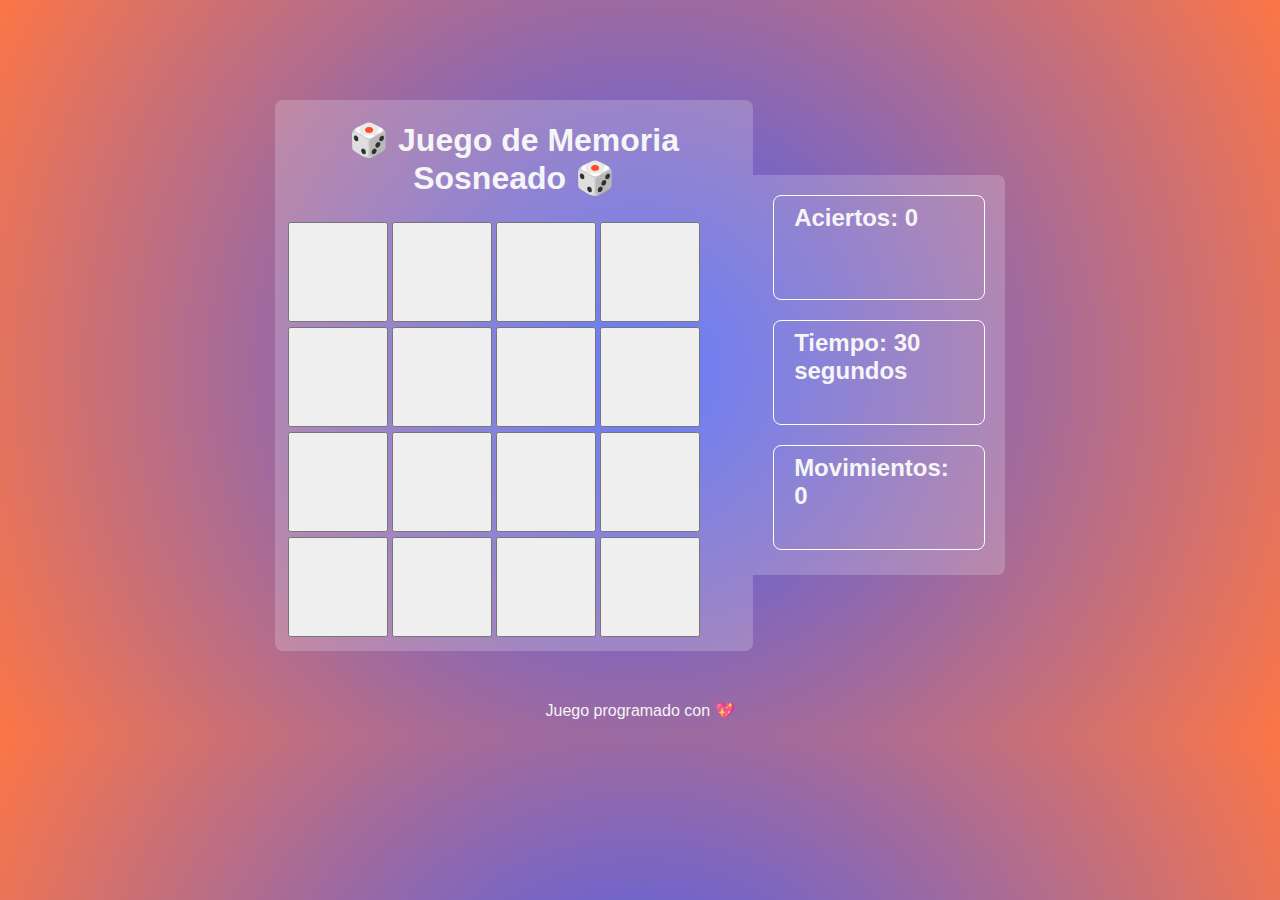
<file: juego_memoria/index.html>
<!DOCTYPE html>
<html lang="en">
<head>
    <meta charset="UTF-8">
    <meta http-equiv="X-UA-Compatible" content="IE=edge">
    <meta name="viewport" content="width=device-width, initial-scale=1.0">
    <link rel="stylesheet" href="styles.css">
    <title> Juego De Memoria </title>
</head>
<body>
    <main>
        <section class="section1">
            <h1> 🎲 Juego de Memoria Sosneado 🎲</h1>
            <table>
                <tr>
                    <td><button id="0" onclick="destapar(0)"></button></td>
                    <td><button id="1" onclick="destapar(1)"></button></td>
                    <td><button id="2" onclick="destapar(2)"></button></td>
                    <td><button id="3" onclick="destapar(3)"></button></td>
                </tr>
                <tr>
                    <td><button id="4" onclick="destapar(4)"></button></td>
                    <td><button id="5" onclick="destapar(5)"></button></td>
                    <td><button id="6" onclick="destapar(6)"></button></td>
                    <td><button id="7" onclick="destapar(7)"></button></td>
                </tr>
                <tr>
                    <td><button id="8" onclick="destapar(8)"></button></td>
                    <td><button id="9" onclick="destapar(9)"></button></td>
                    <td><button id="10" onclick="destapar(10)"></button></td>
                    <td><button id="11" onclick="destapar(11)"></button></td>
                </tr>
                <tr>
                    <td><button id="12" onclick="destapar(12)"></button></td>
                    <td><button id="13" onclick="destapar(13)"></button></td>
                    <td><button id="14" onclick="destapar(14)"></button></td>
                    <td><button id="15" onclick="destapar(15)"></button></td>
                </tr>
            </table>
        </section>
        <section class="section2">
            <h2 id="aciertos" class="estadisticas">Aciertos: 0 </h2>
            <h2 id="t-restante" class="estadisticas"> Tiempo: 30 segundos</h2>
            <h2 id="movimientos" class="estadisticas"> Movimientos: 0</h2>
        </section>
    </main>
    <footer>
        <p>Juego programado con 💖 </p>
    </footer>
    <script src="main.js"></script>
</body>    
</html>
</file>
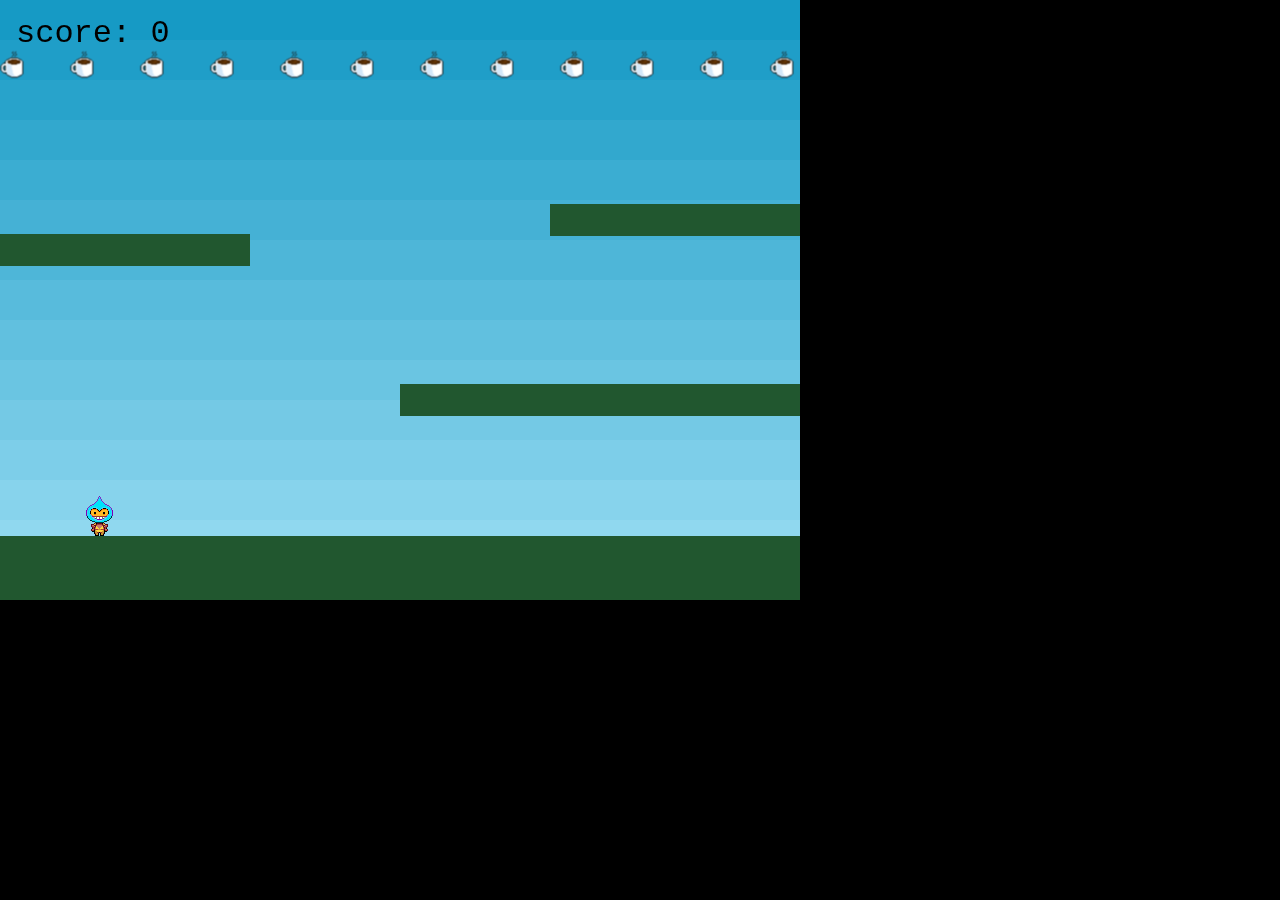
<file: juego_phaser/index.html>
<!DOCTYPE html>
<html lang="en">
<head>
    <meta charset="UTF-8">
    <meta name="viewport" content="width=device-width, initial-scale=1.0">
    <title>Jueguito</title>
    <style> 
        body{
            margin: 0;
            background: #000;
        }
    </style>
</head>
<body>
    
    <script src="src/phaser.min.js" > </script>

    <script src="src/script.js" > </script>

</body>
</html>
</file>
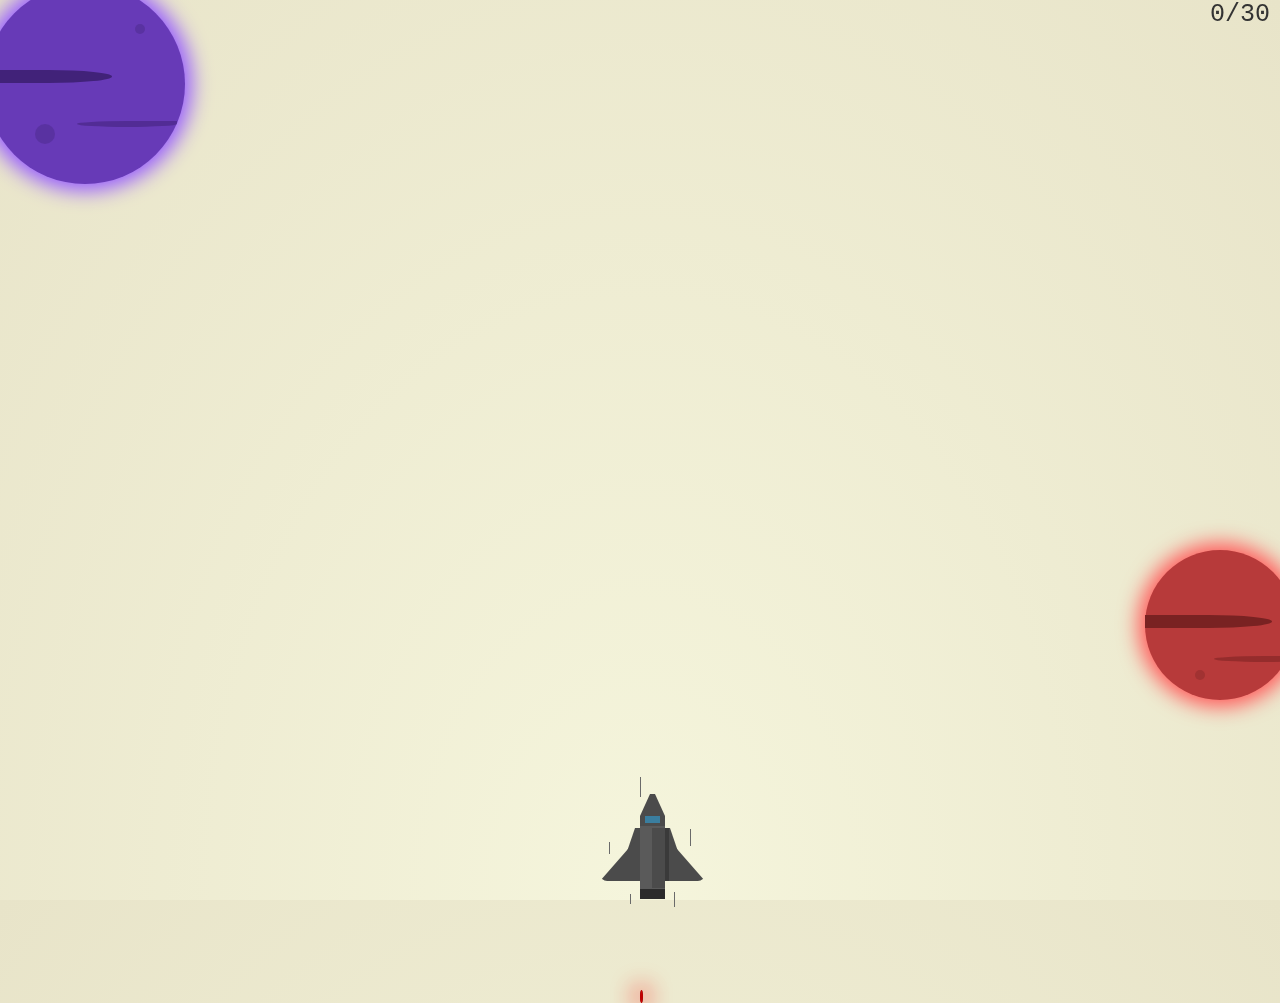
<file: juego_nave/src/game.html>
<!DOCTYPE html>
<html lang="es">
  <head>
    <meta charset="UTF-8" />
    <meta name="viewport" content="width=device-width, initial-scale=1.0" />
    <link rel="stylesheet" href="./assets/css/styles.css" />
    <link rel="shortcut icon" href="favicon.png" type="image/png" />
    <!-- Primary Meta Tags -->
    <title>Órbita - Juego de typing</title>
    <meta name="title" content="Órbita - Juego de typing" />
    <meta
      name="description"
      content="Conoce Órbita, un juego de typing en el que podrás proteger al universo de la mala ortografía y mejorar tus habilidades con el teclado."
    />

    <!-- Open Graph / Facebook -->
    <meta property="og:type" content="website" />
    <meta property="og:url" content="https://programacion-es.dev/orbita" />
    <meta property="og:title" content="Órbita - Juego de typing" />
    <meta
      property="og:description"
      content="Conoce Órbita, un juego de typing en el que podrás proteger al universo de la mala ortografía y mejorar tus habilidades con el teclado."
    />
    <meta
      property="og:image"
      content="https://programacion-es.dev/orbita/assets/img/orbita-banner.png"
    />

    <!-- Twitter -->
    <meta property="twitter:card" content="summary_large_image" />
    <meta property="twitter:url" content="https://programacion-es.dev/orbita" />
    <meta property="twitter:title" content="Órbita - Juego de typing" />
    <meta
      property="twitter:description"
      content="Conoce Órbita, un juego de typing en el que podrás proteger al universo de la mala ortografía y mejorar tus habilidades con el teclado."
    />
    <meta
      property="twitter:image"
      content="https://programacion-es.dev/orbita/assets/img/orbita-banner.png"
    />
  </head>
  <body>
    <div class="planet purple-planet planet-left large">
      <div class="planet-crater-med"></div>
      <div class="planet-crater-small"></div>
      <div class="planet-right-row"></div>
      <div class="planet-left-row"></div>
    </div>
    <div class="planet red-planet planet-right small">
      <div class="planet-crater-med red"></div>
      <div class="planet-crater-small red"></div>
      <div class="planet-right-row red"></div>
      <div class="planet-left-row red"></div>
    </div>
    <main>
      <div class="score" id="score"></div>
      <div id="word"></div>
      <div id="bullet" class="bullet"></div>
      <div class="rocket-container" id="rocket-ship">
        <div class="rocket-head"></div>
        <div class="rocket-cabine">
          <div class="rocket-window"></div>
        </div>
        <div class="rocket-body"></div>
        <div class="rocket-left-wing"></div>
        <div class="rocker-left-wing-edge"></div>
        <div class="rocket-right-wing"></div>
        <div class="rocker-right-wing-edge"></div>
        <div class="rocket-engine"></div>
        <div class="wind">
          <div class="rocket-wind-1"></div>
          <div class="rocket-wind-2"></div>
          <div class="rocket-wind-3"></div>
          <div class="rocket-wind-4"></div>
          <div class="rocket-wind-5"></div>
        </div>
      </div>
      <dialog id="lose-dialog">
        <p>Has perdido</p>
        <p>
          El universo sufrirá ahora por mala ortografía y errores de typing.
        </p>
        <p id="losing-score"></p>
        <a class="go-home-link" href="index.html">Ir al inicio</a>
        <button class="restart-btn">Volver a jugar</button>
      </dialog>
      <dialog id="win-dialog">
        <p>¡Has ganado!</p>
        <p>
          El universo está a salvo de errores ortográficos y de typing... Por el
          momento.
        </p>
        <a class="go-home-link" href="index.html">Ir al inicio</a>
        <button class="restart-btn">Volver a jugar</button>
      </dialog>
    </main>
    <script type="module" src="./assets/js/data.js"></script>
    <script type="module" src="./assets/js/utils.js"></script>
    <script type="module" src="./assets/js/index.js"></script>
  </body>
</html>
</file>
<file: juego_memoria/styles.css>
body {
    background: rgb(63,94,251);
    background: radial-gradient(circle, rgba(63,94,251,1) 0%, rgba(252,118,70,1) 100%);
    font-family: 'Trebuchet MS', 'Lucida Sans Unicode', 'Lucida Grande', 'Lucida Sans', Arial, sans-serif;
    color: whitesmoke;
}

main {
    width: 730px;
    margin: 100px auto 50px;
    display: flex;
    align-items: center;
}

.section1 {
    background-color: rgba(255, 255, 255, 0.2);
    padding: 0 10px 10px 10px;
    border-radius: 8px;
}

h1 {
    text-align: center;
}

button {
    height: 100px;
    width: 100px;
    font-size: 40px;
    color: black;
    font-weight: bold;
}

button:hover {
    cursor: pointer;
}

.section2 {
    background-color: rgba(255, 255, 255, 0.2);
    border-top-right-radius: 8px;
    border-bottom-right-radius: 8px ;
    width: 250px;
    height: 400px;
    padding: 0 20px;
}

.estadisticas {
    border: 1px solid white;
    height: 105px;
    border-radius: 8px;
    padding: 8px 20px;
    box-sizing: border-box;
}

footer {
    text-align: center;
}

img {
    width:80%
}
</file>
<file: juego_nave/src/assets/css/styles.css>
h1,
h2,
h3,
h4,
h5,
p,
button,
span,
a {
  font-family: monospace;
}
body {
  margin: 0;
  padding: 0;
  box-sizing: border-box;
  width: 100vw;
  height: 100vh;
  overflow: hidden;
  color: #333; /* Color oscuro para el texto */
  background: radial-gradient(ellipse at bottom, #f5f5dc 0%, #e8e4c9 100%); /* Gradiente de color hueso */
  font-family: monospace;
}


main {
  display: flex;
  width: 100%;
  height: 100%;
  justify-content: center;
  font-size: 25px;
  align-items: center;
  flex-direction: column;
}

.score {
  display: flex;
  width: 100%;
  top: 0;
  position: absolute;
  justify-content: flex-end;
  padding: 0 20px 0 0;
  flex-direction: row;
}

.planet {
  border-radius: 50%;
  position: fixed;
  animation: 2s planet infinite;
  animation-timing-function: linear;
}

.purple-planet {
  background-color: #673ab7;
  box-shadow: 0px 0px 20px 7px #965bff;
}

.red-planet {
  background-color: #b73a3a;
  box-shadow: 0px 0px 20px 7px #ff5b5b;
}

.small {
  width: 150px;
  height: 150px;
}

.large {
  width: 200px;
  height: 200px;
}

.planet-right {
  right: -15px;
  bottom: 200px;
}

.planet-left {
  left: -15px;
  top: -16px;
}

.red-planet > .planet-crater-med {
  background-color: #79222257;
  width: 10px;
  height: 10px;
  position: absolute;
  top: 120px;
  left: 50px;
  border-radius: 50%;
}

.red-planet > .planet-crater-small {
  background-color: #79222257;
  width: 10px;
  height: 10px;
  position: absolute;
  top: 40px;
  left: 150px;
  border-radius: 50%;
}

.red-planet > .planet-right-row {
  width: 127px;
  height: 13px;
  background-color: #792222;
  position: relative;
  border-radius: 0% 50% 50% 0;
  top: 43%;
}

.red-planet > .planet-left-row {
  width: 100px;
  height: 6px;
  background-color: #7922228a;
  position: relative;
  border-radius: 50% 0% 50% 50%;
  top: 62%;
  left: 46%;
}

.purple-planet > .planet-crater-med {
  background-color: #41227957;
  width: 20px;
  height: 20px;
  position: absolute;
  top: 140px;
  left: 50px;
  border-radius: 50%;
}

.purple-planet > .planet-crater-small {
  background-color: #41227957;
  width: 10px;
  height: 10px;
  position: absolute;
  top: 40px;
  left: 150px;
  border-radius: 50%;
}

.purple-planet > .planet-right-row {
  width: 127px;
  height: 13px;
  background-color: #412279;
  position: relative;
  border-radius: 0% 50% 50% 0;
  top: 43%;
}

.purple-planet > .planet-left-row {
  width: 100px;
  height: 6px;
  background-color: #4122798a;
  position: relative;
  border-radius: 50% 0% 50% 50%;
  top: 62%;
  left: 46%;
}

.word-div {
  position: absolute;
  top: -42px;
}

.word-div span {
  font-size: 35px;
  text-shadow: 0 0 5px rgba(255, 255, 255, 1);
  transform: scale(1);
  animation: pulse 1.5s infinite;
}

.bullet {
  width: 3px;
  height: 13px;
  box-shadow: 0px 0px 25px 0px rgb(255, 0, 0), 0px 0px 25px 3px rgb(255, 0, 0),
    inset 0px 0px 7px 0px rgb(255, 0, 0);
  background: #000000;
  bottom: 0;
  position: absolute;
  bottom: -10px;
  left: 50vw;
  top: 110vh;
  border-radius: 50%;
}

.rocket-container {
  position: absolute;
  transition: all 1s ease;
  bottom: 10px;
  left: 50vw;
  animation: 3s fly infinite;
}

.star {
  background-color: #757101;
  position: absolute;
  top: -100px;
}

.rocket-head {
  height: 20px;
  width: 5px;
  position: relative;
  border-bottom: 22px solid #4b4b4b; /* Gris oscuro */
  border-left: 10px solid transparent;
  border-right: 10px solid transparent;
}

.rocket-cabine {
  height: 10px;
  background-color: #4b4b4b; /* Gris oscuro */
}

.rocket-window {
  width: 15px;
  background: #3a7e9f; /* Azul oscuro para la ventana */
  height: 7px;
  position: absolute;
  left: 5px;
}

.rocket-body {
  background-color: #5a5a5a; /* Gris oscuro */
  width: 25px;
  height: 60px;
  border-top: 2px solid #5a5a5a;
  border-bottom: 2px solid #5a5a5a;
}

.rocket-body::after {
  content: "";
  background: #4b4b4b; /* Gris más oscuro para una franja en el cuerpo */
  width: 13px;
  height: 60px;
  z-index: 1;
  display: block;
  position: absolute;
  left: 12px;
}

.rocket-left-wing {
  width: 5px;
  border-bottom: 53px solid #4b4b4b; /* Gris oscuro */
  border-left: 18px solid transparent;
  position: absolute;
  bottom: 9px;
  right: 25px;
}

.rocker-left-wing-edge {
  position: absolute;
  width: 5px;
  border-bottom: 40px solid #4b4b4b; /* Gris oscuro */
  border-left: 35px solid transparent;
  border-bottom-left-radius: 18%;
  right: 25px;
  bottom: 9px;
}

.rocket-right-wing {
  width: 5px;
  border-bottom: 53px solid #4b4b4b; /* Gris oscuro */
  border-right: 18px solid transparent;
  position: absolute;
  bottom: 9px;
  left: 25px;
}

.rocket-right-wing::after {
  content: "";
  background: #3a3a3a; /* Gris más oscuro para el borde interno */
  width: 4px;
  height: 53px;
  z-index: 1;
  display: block;
  position: absolute;
}

.rocker-right-wing-edge {
  position: absolute;
  width: 5px;
  border-bottom: 40px solid #4b4b4b; /* Gris oscuro */
  border-right: 35px solid transparent;
  border-bottom-right-radius: 18%;
  left: 25px;
  bottom: 9px;
}

.rocket-engine {
  width: 25px;
  border-bottom: 10px solid #2b2b2b; /* Gris oscuro para el motor */
  position: absolute;
  top: 115px;
}

.wind div {
  position: absolute;
  width: 1px;
  background: #6a6a6a; /* Gris claro para simular el viento */
  animation: 3s wind infinite;
}


.rocket-wind-1 {
  height: 20px;
  top: 3px;
}

.rocket-wind-2 {
  height: 17px;

  left: 50px;
  top: 55px;
}

.rocket-wind-3 {
  height: 12px;
  top: 68px;
  right: 55px;
}

.rocket-wind-4 {
  height: 15px;
  top: 118px;
  left: 34px;
}

.rocket-wind-5 {
  height: 10px;
  top: 120px;
  right: 34px;
}

#lose-dialog::backdrop,
#win-dialog::backdrop {
  background: rgba(0, 0, 0, 0.4);
}

dialog {
  text-align: center;
  width: 70%;
  font-size: 1rem;
  background-color: #e7e7e7;
}

dialog::backdrop {
  background-color: #000000a0;
}

dialog button,
dialog a {
  padding: 10px;
  border: none;
  background-color: #82816e;
  color: #000000;
  font-weight: bold;
  font-size: 17px;
}

.card-title {
  display: flex;
  align-items: center;
  gap: 5px;
}

.keyboard-key {
  background: #fff;
  margin: 0px;
  color: #000;
  width: 40px;
  height: 40px;
  border-radius: 5px;
  display: inline-flex;
  -webkit-box-shadow: 12px 10px 0px 17px rgba(176, 176, 174, 1);
  -moz-box-shadow: 12px 10px 0px 17px rgba(176, 176, 174, 1);
  box-shadow: 1px 1px 0px 2px rgba(176, 176, 174, 1);
  align-items: center;
  justify-content: center;
  font-size: 35px;
}

@keyframes fall {
  0% {
    transform: translateY(-100px);
  }

  100% {
    transform: translateY(100vh);
  }
}

@keyframes fly {
  50% {
    transform: translateY(-40px);
  }
}

@keyframes planet {
  50% {
    transform: translateY(-8px);
  }
}

@keyframes wind {
  50% {
    transform: translateY(200px);
  }
}

@keyframes pulse {
  0% {
    transform: scale(0.95);
    text-shadow: 0px -10px 25px rgba(255, 255, 255, 0.7);
  }

  70% {
    transform: scale(1);
    text-shadow: 0px -15px 30px rgba(255, 255, 255, 0.7);
  }

  100% {
    transform: scale(0.95);
    text-shadow: 0px -10px 25px rgba(255, 255, 255, 0.7);
  }
}

/* responsive design */
@media (max-width: 620px) {
  .planet-right {
    z-index: -1;
    bottom: 80px;
  }
}
</file>
